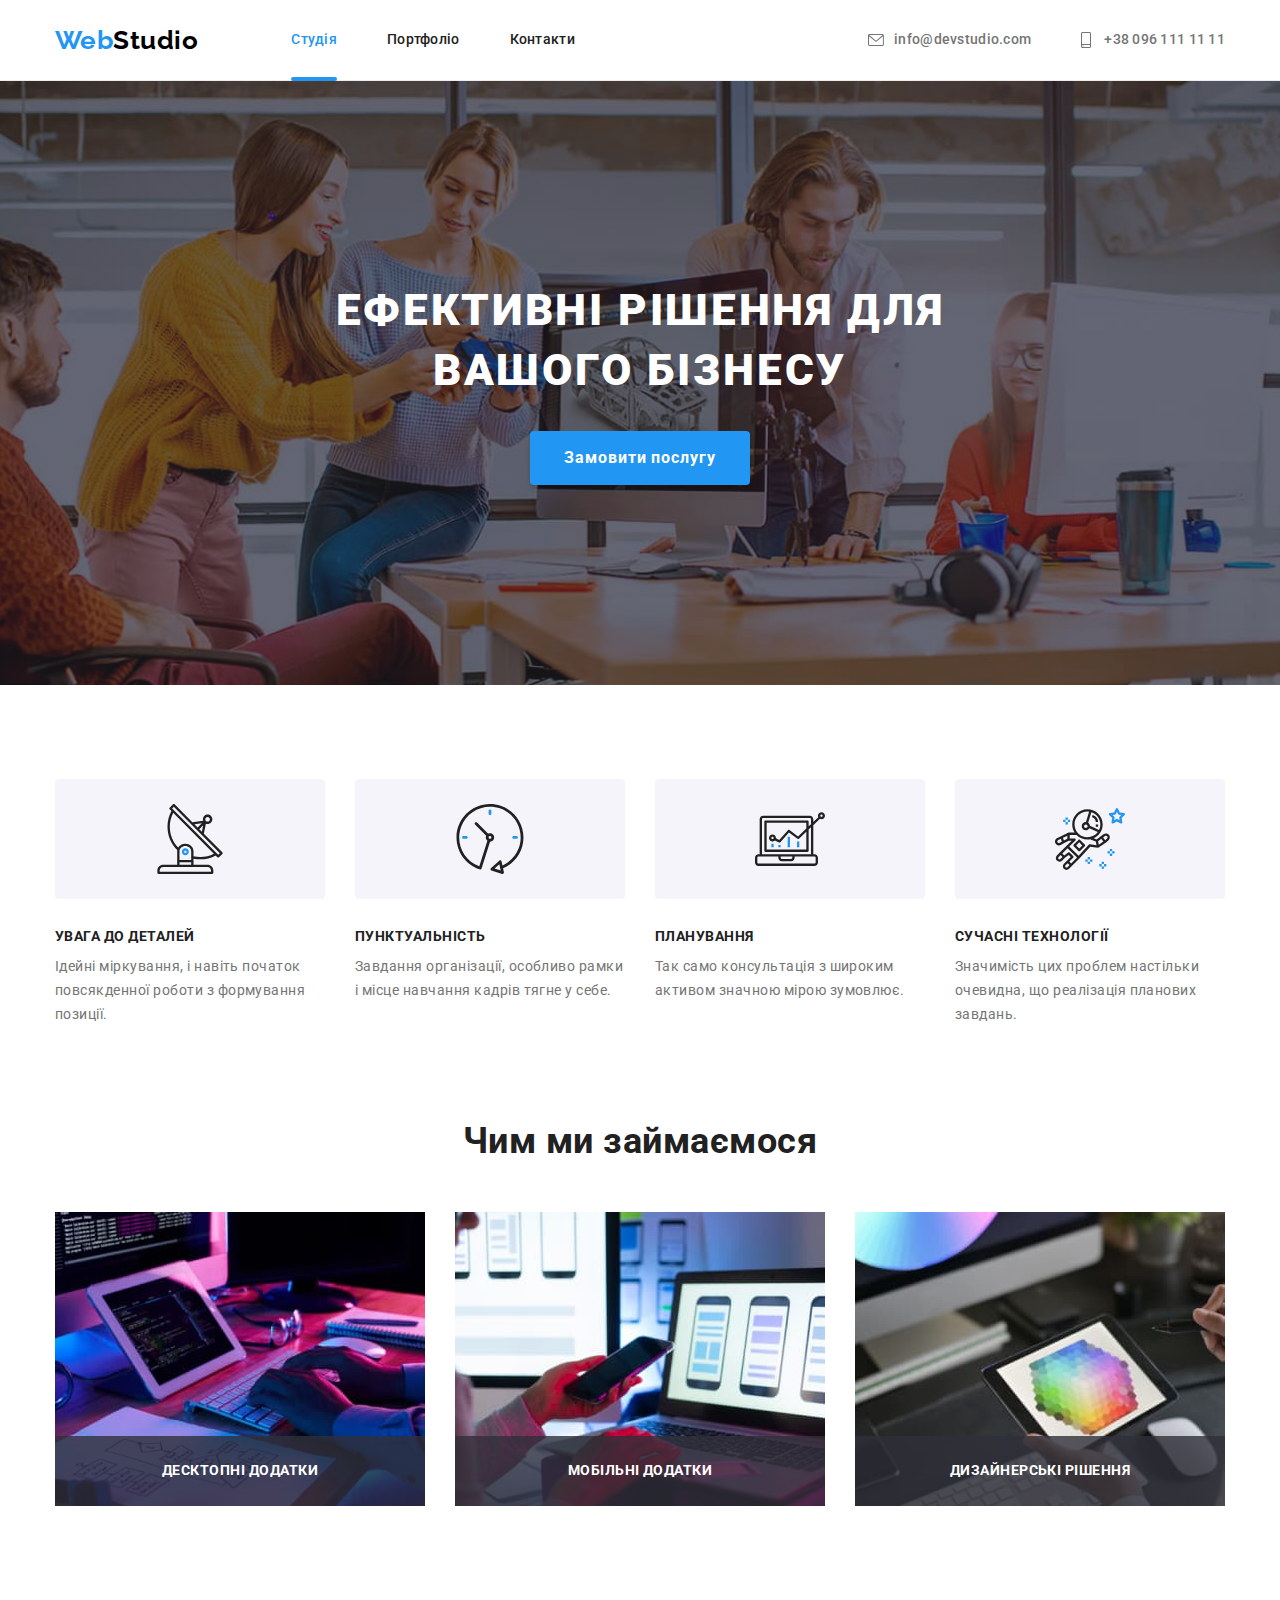
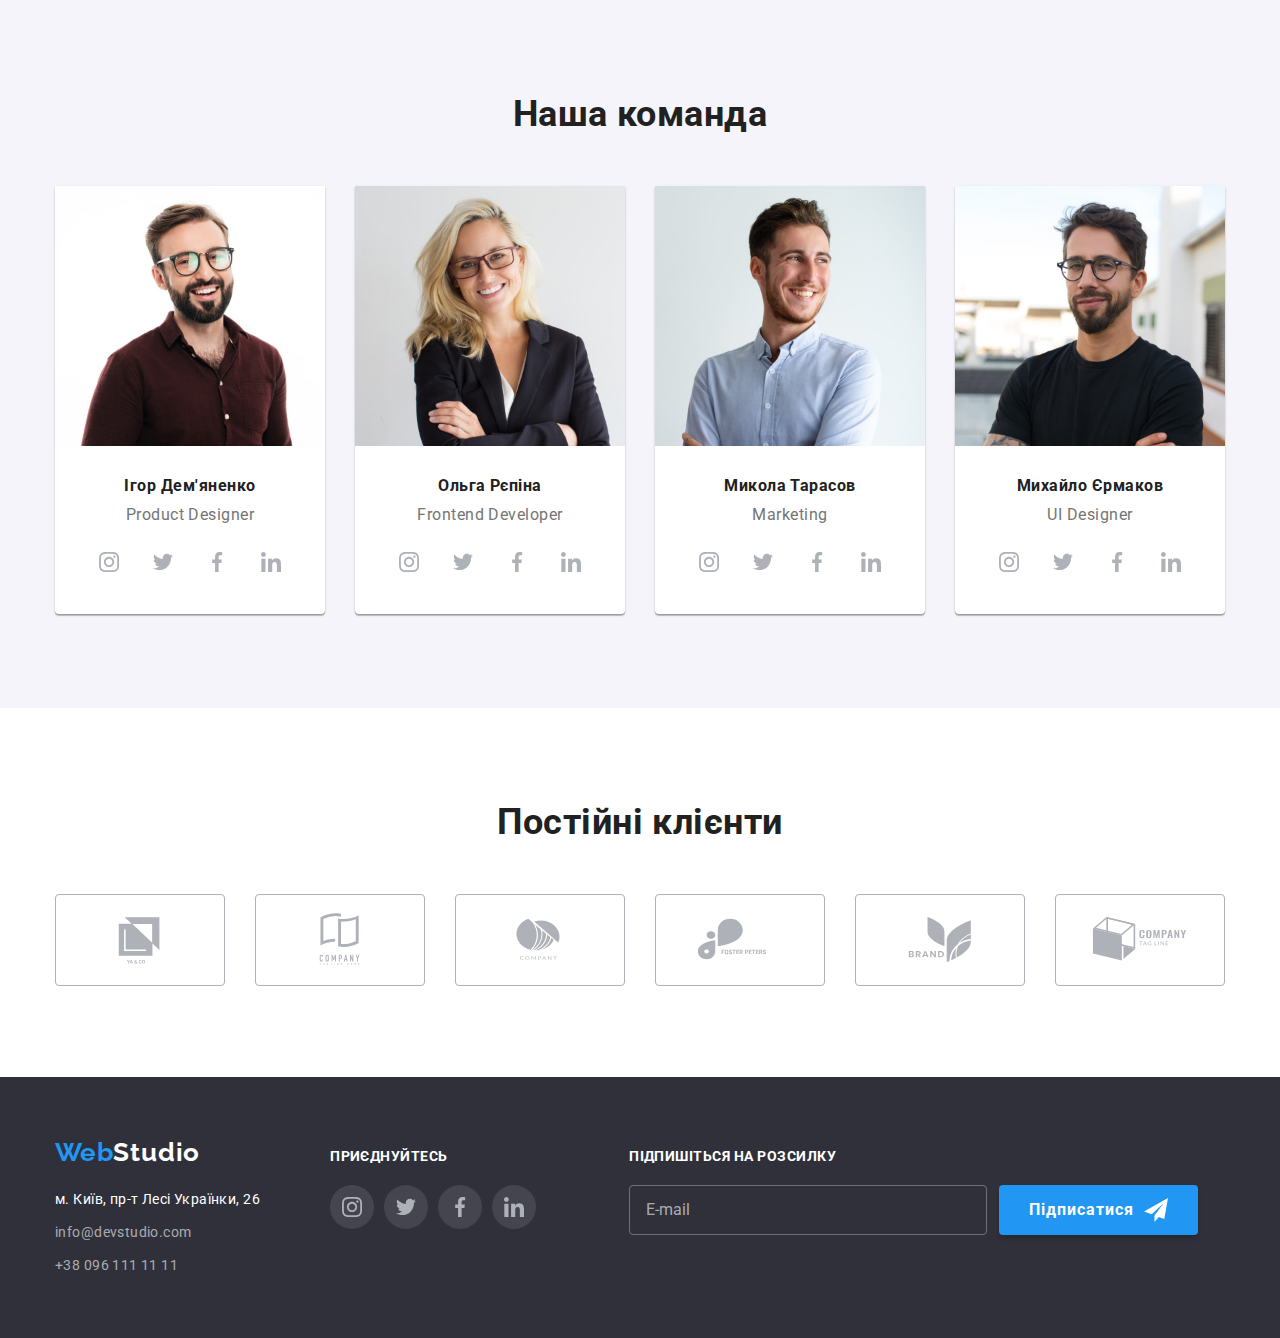
<file: index.html>
<!DOCTYPE html>
<html lang="uk">
  <head>
    <meta charset="UTF-8" />
    <meta http-equiv="X-UA-Compatible" content="IE=edge" />
    <meta name="viewport" content="width=device-width, initial-scale=1.0" />
    <title>Студія</title>

    <!--Fonts-->
    <link rel="preconnect" href="https://fonts.googleapis.com" />
    <link rel="preconnect" href="https://fonts.gstatic.com" crossorigin />
    <link
      href="https://fonts.googleapis.com/css2?family=Raleway:wght@700&family=Roboto:wght@400;500;700&display=swap"
      rel="stylesheet"
    />

    <!--Normalize-->
    <link
      rel="stylesheet"
      href="https://cdnjs.cloudflare.com/ajax/libs/modern-normalize/1.1.0/modern-normalize.min.css"
    />

    <!--Custom styles-->
    <link rel="stylesheet" href="./css/main.min.css" />
    <link rel="stylesheet" href="" />
  </head>

  <body>
    <!--Header-->
    <header class="header">
      <div class="container flex-container">
        <nav class="nav flex-cont">
          <a href="./index.html" class="primary"
            >Web<span class="logo-white">Studio</span></a
          >
          <!--Navigation-->
          <ul class="navigation">
            <li class="navigation__item">
              <a href="./index.html" class="navigation__link current">Студія</a>
            </li>
            <li class="navigation__item">
              <a href="./portfolio.html" class="navigation__link">Портфоліо</a>
            </li>
            <li class="navigation__item"><a href="#Контакти" class="navigation__link">Контакти</a></li>
          </ul>
        </nav>

        <!--Contacts-->
        <ul class="contacts">
          <li class="contacts__item">
            <a href="mailto:info@devstudio.com" class="contacts__link"
              ><svg class="icon-mail" width="16" height="12">
                <use href="./images/icons.svg#envelope"></use>
              </svg>
              info@devstudio.com</a
            >
          </li>
          <li class="contacts__item">
            <a href="tel:+380961111111" class="contacts__link">
              <svg class="icon-phone" width="10" height="16">
                <use href="./images/icons.svg#smartphone"></use>
              </svg>
              +38 096 111 11 11</a
            >
          </li>
        </ul>
      </div>
    </header>

    <main>
      <!--Hero-->
      <section class="hero">
        <div class="container">
          <h1 class="hero-title">Ефективні рішення для<br />вашого бізнесу</h1>
          <button type="button" class="button" data-modal-open>
            Замовити послугу
          </button>
          <div class="backdrop is-hidden" data-modal>
            <div class="modal">
              <p class="modal-form">Залиште свої дані, ми вам передзвонимо</p>
              <form class="form">
                <div class="form-field">
                 <label for="usermame">Ім'я</label>  
                  <div class="field-pos">           
                   <input type="text" name="usermame" id="usermame" required/>
                   <svg class="icon-modal" width="12" height="12">
                   <use href="./images/icons.svg#user"></use></svg>
                  </div>   
                </div>
                <div class="form-field">
                  <label for="user-tel">Телефон</label>
                  <div class="field-pos">
                   <input type="tel" name="tel" id="user-tel" required/>
                   <svg class="icon-modal" width="13" height="13">
                   <use href="./images/icons.svg#tel"></use></svg>
                  </div>
                </div>
                <div class="form-field">
                 <label for="user-email">Пошта</label>
                 <div class="field-pos">
                   <input type="email" name="email" id="user-email" required/>
                   <svg class="icon-modal" width="15" height="12">
                   <use href="./images/icons.svg#mail"></use></svg>
                 </div>
                </div>
                <div class="form-comment">
                 <label for="user-comment">Коментар</label>
                 <textarea name="comment" rows="5" placeholder="Введіть текст" id="user-comment"></textarea>
                </div>
                  <label class="form-check">
                    <input type="checkbox" name="terms" value="terms" />
                    <span class="check"></span>
                    Погоджуюся з розсилкою та приймаю <a href="#" target="_blank"
                      rel="noreferrer noopener">Умови договору</a>
                  </label>
                
                
                <button type="submit" class="button">Відправити</button>
              </form>
              <button class="modal-button" data-modal-close>
                <svg class="modal-icon" width="18" height="18">
                  <use href="./images/icons.svg#close-black"></use>
                </svg>
              </button>
            </div>
          </div>
        </div>
      </section>

      <!--Features-->
      <section class="section">
        <div class="container">
          <h2 class="visually-hidden">Особливості</h2>
          <ul class="features">
            <li class="features__item">
              <div class="features__icons">
                <svg class="icon-features" width="70" height="70">
                  <use href="./images/icons.svg#antenna"></use>
                </svg>
              </div>
              <h3 class="features__subtitle">УВАГА ДО ДЕТАЛЕЙ</h3>
              <p class="features__text">
                Ідейні міркування, і навіть початок повсякденної роботи з
                формування позиції.
              </p>
            </li>
            <li class="features__item">
              <div class="features__icons">
                <svg class="icon-features" width="70" height="70">
                  <use href="./images/icons.svg#clock"></use>
                </svg>
              </div>
              <h3 class="features__subtitle">ПУНКТУАЛЬНІСТЬ</h3>
              <p class="features__text">
                Завдання організації, особливо рамки і місце навчання кадрів
                тягне у себе.
              </p>
            </li>
            <li class="features__item">
              <div class="features__icons">
                <svg class="icon-features" width="70" height="70">
                  <use href="./images/icons.svg#diagram"></use>
                </svg>
              </div>
              <h3 class="features__subtitle">ПЛАНУВАННЯ</h3>
              <p class="features__text">
                Так само консультація з широким активом значною мірою зумовлює.
              </p>
            </li>
            <li class="features__item">
              <div class="features__icons">
                <svg class="icon-features" width="70" height="70">
                  <use href="./images/icons.svg#astronaut"></use>
                </svg>
              </div>
              <h3 class="features__subtitle">СУЧАСНІ ТЕХНОЛОГІЇ</h3>
              <p class="features__text">
                Значимість цих проблем настільки очевидна, що реалізація
                планових завдань.
              </p>
            </li>
          </ul>
        </div>
      </section>

      <!--Work block-->
      <section class="section-work">
        <div class="container">
          <h2 class="title">Чим ми займаємося</h2>
          <ul class="work-block">
            <li class="work-block__item">
              <div class="work-block__thumb">
                <img
                  src="./images/box-1.jpg"
                  alt="dev"
                  width="370"
                  height="294"
                />
                <div class="work-block__element">
                  <p class="subtitle">Десктопні додатки</p>
                </div>
              </div>
            </li>
            <li class="work-block__item">
              <div class="work-block__thumb">
                <img
                  src="./images/box-2.jpg"
                  alt="scc"
                  width="370"
                  height="294"
                />
                <div class="work-block__element">
                  <p class="subtitle">Мобільні додатки</p>
                </div>
              </div>
            </li>
            <li class="work-block__item">
              <div class="work-block__thumb">
                <img
                  src="./images/box-3.jpg"
                  alt="design"
                  width="370"
                  height="294"
                />
                <div class="work-block__element">
                  <p class="subtitle">Дизайнерські рішення</p>
                </div>
              </div>
            </li>
          </ul>
        </div>
      </section>

      <!--Team-->
      <section class="section-team">
        <div class="container">
          <h2 class="title">Наша команда</h2>
          <ul class="team">
            <li class="team__item">
              <img
                src="./images/Ihor-Demianenko.jpg"
                alt="Product Designer"
                width="270"
                height="260"
              />
              <div class="team__thumb">
                <h3 class="team__title">Ігор Дем'яненко</h3>
                <p class="team__text">Product Designer</p>
                <ul class="social-list">
                  <li class="social-list__item">
                    <a
                      href="#"
                      target="_blank"
                      rel="noreferrer noopener"
                      class="social-list__link"
                      ><svg class="icon-dev" width="20" height="20">
                        <use href="./images/icons.svg#instagram"></use></svg
                    ></a>
                  </li>
                  <li class="social-list__item">
                    <a
                      href="#"
                      target="_blank"
                      rel="noreferrer noopener"
                      class="social-list__link"
                      ><svg class="icon-dev" width="20" height="20">
                        <use href="./images/icons.svg#twitter"></use></svg
                    ></a>
                  </li>
                  <li class="social-list__item">
                    <a
                      href="#"
                      target="_blank"
                      rel="noreferrer noopener"
                      class="social-list__link"
                      ><svg class="icon-dev" width="20" height="20">
                        <use href="./images/icons.svg#facebook"></use></svg
                    ></a>
                  </li>
                  <li class="social-list__item">
                    <a
                      href="#"
                      target="_blank"
                      rel="noreferrer noopener"
                      class="social-list__link"
                      ><svg class="icon-dev" width="20" height="20">
                        <use href="./images/icons.svg#linkedin"></use></svg
                    ></a>
                  </li>
                </ul>
              </div>
            </li>
            <li class="team__item">
              <img
                src="./images/Olha-Repina.jpg"
                alt="Frontend Developer"
                width="270"
                height="260"
              />
              <div class="team__thumb">
                <h3 class="team__title">Ольга Рєпіна</h3>
                <p class="team__text">Frontend Developer</p>
                <ul class="social-list">
                  <li class="social-list__item">
                    <a
                      href="#"
                      target="_blank"
                      rel="noreferrer noopener"
                      class="social-list__link"
                      ><svg class="icon-dev" width="20" height="20">
                        <use href="./images/icons.svg#instagram"></use></svg
                    ></a>
                  </li>
                  <li class="social-list__item">
                    <a
                      href="#"
                      target="_blank"
                      rel="noreferrer noopener"
                      class="social-list__link"
                      ><svg class="icon-dev" width="20" height="20">
                        <use href="./images/icons.svg#twitter"></use></svg
                    ></a>
                  </li>
                  <li class="social-list__item">
                    <a
                      href="#"
                      target="_blank"
                      rel="noreferrer noopener"
                      class="social-list__link"
                      ><svg class="icon-dev" width="20" height="20">
                        <use href="./images/icons.svg#facebook"></use></svg
                    ></a>
                  </li>
                  <li class="social-list__item">
                    <a
                      href="#"
                      target="_blank"
                      rel="noreferrer noopener"
                      class="social-list__link"
                      ><svg class="icon-dev" width="20" height="20">
                        <use href="./images/icons.svg#linkedin"></use></svg
                    ></a>
                  </li>
                </ul>
              </div>
            </li>
            <li class="team__item">
              <img
                src="./images/Mykola-Tarasov.jpg"
                alt="Marketing"
                width="270"
                height="260"
              />
              <div class="team__thumb">
                <h3 class="team__title">Микола Тарасов</h3>
                <p class="team__text">Marketing</p>
                <ul class="social-list">
                  <li class="social-list__item">
                    <a
                      href="#"
                      target="_blank"
                      rel="noreferrer noopener"
                      class="social-list__link"
                      ><svg class="icon-dev" width="20" height="20">
                        <use href="./images/icons.svg#instagram"></use></svg
                    ></a>
                  </li>
                  <li class="social-list__item">
                    <a
                      href="#"
                      target="_blank"
                      rel="noreferrer noopener"
                      class="social-list__link"
                      ><svg class="icon-dev" width="20" height="20">
                        <use href="./images/icons.svg#twitter"></use></svg
                    ></a>
                  </li>
                  <li class="social-list__item">
                    <a
                      href="#"
                      target="_blank"
                      rel="noreferrer noopener"
                      class="social-list__link"
                      ><svg class="icon-dev" width="20" height="20">
                        <use href="./images/icons.svg#facebook"></use></svg
                    ></a>
                  </li>
                  <li class="social-list__item">
                    <a
                      href="#"
                      target="_blank"
                      rel="noreferrer noopener"
                      class="social-list__link"
                      ><svg class="icon-dev" width="20" height="20">
                        <use href="./images/icons.svg#linkedin"></use></svg
                    ></a>
                  </li>
                </ul>
              </div>
            </li>
            <li class="team__item">
              <img
                src="./images/Myhailo-Yermakov.jpg"
                alt="UI Designer"
                width="270"
                height="260"
              />
              <div class="team__thumb">
                <h3 class="team__title">Михайло Єрмаков</h3>
                <p class="team__text">UI Designer</p>
                <ul class="social-list">
                  <li class="social-list__item">
                    <a
                      href="#"
                      target="_blank"
                      rel="noreferrer noopener"
                      class="social-list__link"
                      ><svg class="icon-dev" width="20" height="20">
                        <use href="./images/icons.svg#instagram"></use></svg
                    ></a>
                  </li>
                  <li class="social-list__item">
                    <a
                      href="#"
                      target="_blank"
                      rel="noreferrer noopener"
                      class="social-list__link"
                      ><svg class="icon-dev" width="20" height="20">
                        <use href="./images/icons.svg#twitter"></use></svg
                    ></a>
                  </li>
                  <li class="social-list__item">
                    <a
                      href="#"
                      target="_blank"
                      rel="noreferrer noopener"
                      class="social-list__link"
                      ><svg class="icon-dev" width="20" height="20">
                        <use href="./images/icons.svg#facebook"></use></svg
                    ></a>
                  </li>
                  <li class="social-list__item">
                    <a
                      href="#"
                      target="_blank"
                      rel="noreferrer noopener"
                      class="social-list__link"
                      ><svg class="icon-dev" width="20" height="20">
                        <use href="./images/icons.svg#linkedin"></use></svg
                    ></a>
                  </li>
                </ul>
              </div>
            </li>
          </ul>
        </div>
      </section>

      <!--Clients-->
      <section class="section-clients">
        <div class="container">
          <h2 class="title">Постійні клієнти</h2>
          <ul class="clients-list">
            <li class="clients__item">
              <a href="" class="clients__link">
                <svg class="clients__logo" width="106" height="60">
                  <use href="./images/icons.svg#ya-co"></use>
                </svg>
              </a>
            </li>
            <li class="clients__item">
              <a href="" class="clients__link">
                <svg class="clients__logo" width="106" height="60">
                  <use href="./images/icons.svg#company-tag-here"></use>
                </svg>
              </a>
            </li>
            <li class="clients__item">
              <a href="" class="clients__link">
                <svg class="clients__logo" width="106" height="60">
                  <use href="./images/icons.svg#company"></use>
                </svg>
              </a>
            </li>
            <li class="clients__item">
              <a href="" class="clients__link">
                <svg class="clients__logo" width="106" height="60">
                  <use href="./images/icons.svg#foster-peters"></use>
                </svg>
              </a>
            </li>
            <li class="clients__item">
              <a href="" class="clients__link">
                <svg class="clients__logo" width="106" height="60">
                  <use href="./images/icons.svg#brand"></use>
                </svg>
              </a>
            </li>
            <li class="clients__item">
              <a href="" class="clients__link">
                <svg class="clients__logo" width="106" height="60">
                  <use href="./images/icons.svg#company-tag-line"></use>
                </svg>
              </a>
            </li>
          </ul>
        </div>
      </section>
    </main>

    <!--Footer-->
    <footer class="footer">
      <div class="container footer-contacts">

        <!--logo-->
        <div class="web-contacts">
          <a href="./index.html" class="primary"
            >Web<span class="logo-black">Studio</span></a
          >

          <!--address-->
          <address>
            <ul class="f-address">
              <li class="f-address__item">
                <a
                  href="https://goo.gl/maps/nedKhjfCdMCEQV4k6"
                  target="_blank"
                  rel="noreferrer noopener"
                  class="f-address__link"
                  >м. Київ, пр-т Лесі Українки, 26</a
                >
              </li>
              <li class="f-address__item">
                <a href="mailto:info@devstudio.com" class="f-address__contact"
                  >info@devstudio.com</a
                >
              </li>
              <li class="f-address__item">
                <a href="tel:+380961111111" class="f-address__contact"
                  >+38 096 111 11 11</a
                >
              </li>
            </ul>
          </address>
        </div>

        <!--social links-->
        <div class="social-links">
          <h3 class="subtitle social-links__subtile--white">ПРИЄДНУЙТЕСЬ</h3>
          <ul class="social-list">
            <li class="social-list__item">
              <a
                href="#"
                target="_blank"
                rel="noreferrer noopener"
                class="social-list__link"
                ><svg class="icon-dev" width="20" height="20">
                  <use href="./images/icons.svg#instagram"></use></svg
              ></a>
            </li>
            <li class="social-list__item">
              <a
                href="#"
                target="_blank"
                rel="noreferrer noopener"
                class="social-list__link"
                ><svg class="icon-dev" width="20" height="20">
                  <use href="./images/icons.svg#twitter"></use></svg
              ></a>
            </li>
            <li class="social-list__item">
              <a
                href="#"
                target="_blank"
                rel="noreferrer noopener"
                class="social-list__link"
                ><svg class="icon-dev" width="20" height="20">
                  <use href="./images/icons.svg#facebook"></use></svg
              ></a>
            </li>
            <li class="social-list__item">
              <a
                href="#"
                target="_blank"
                rel="noreferrer noopener"
                class="social-list__link"
                ><svg class="icon-dev" width="20" height="20">
                  <use href="./images/icons.svg#linkedin"></use></svg
              ></a>
            </li>
          </ul>
        </div>

        <!--sing up-->
        <div class="sing-up">
          <h3 class="subtitle sing-up__subtile--white">ПІДПИШІТЬСЯ НА РОЗСИЛКУ</h3>
          <div class="form-foot">
            <input type="email" name="email" placeholder="E-mail">
            <button type="submit" class="button">Підписатися 
              <svg class="icon-send" width="24" height="24">
                <use href="./images/icons.svg#icon-send"></use></svg></button>
          </div>
        </div>
      </div>
    </footer>

    <script src="./js/modal.js"></script>
  </body>
</html>
</file>
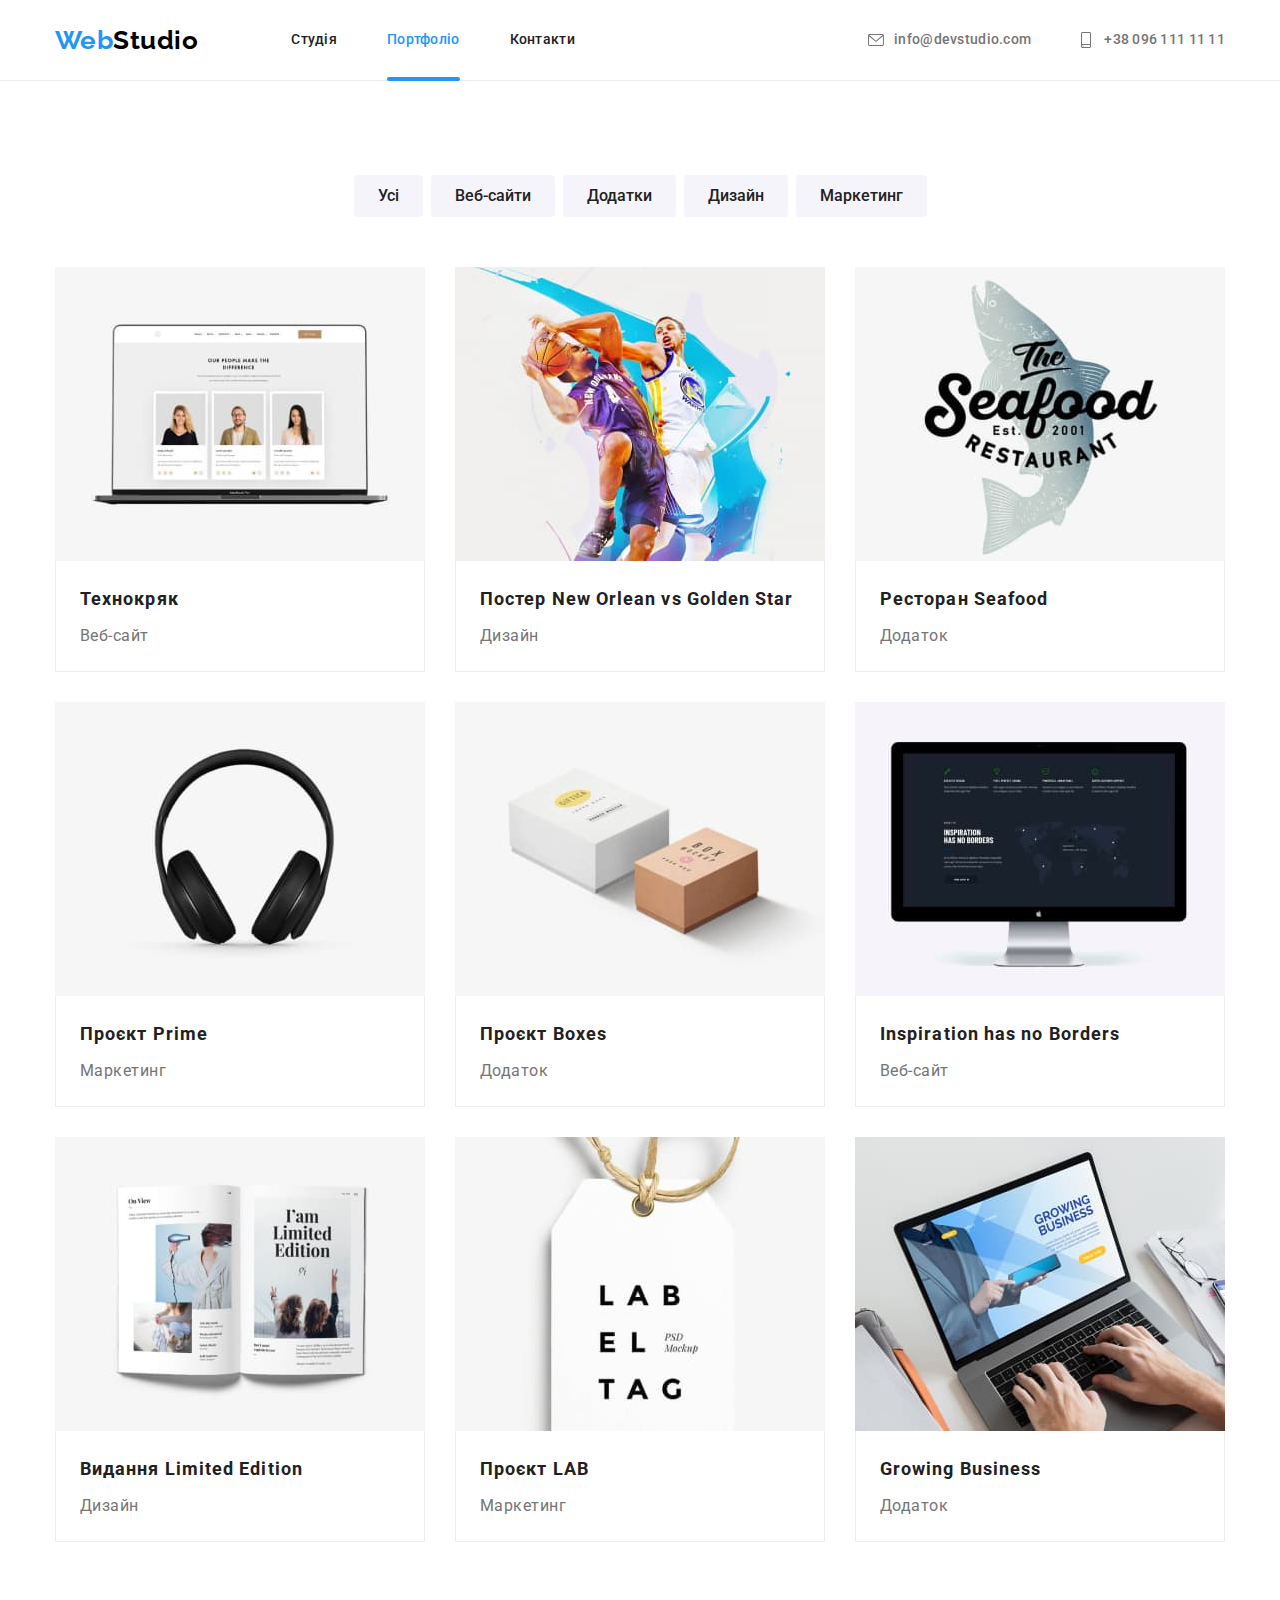
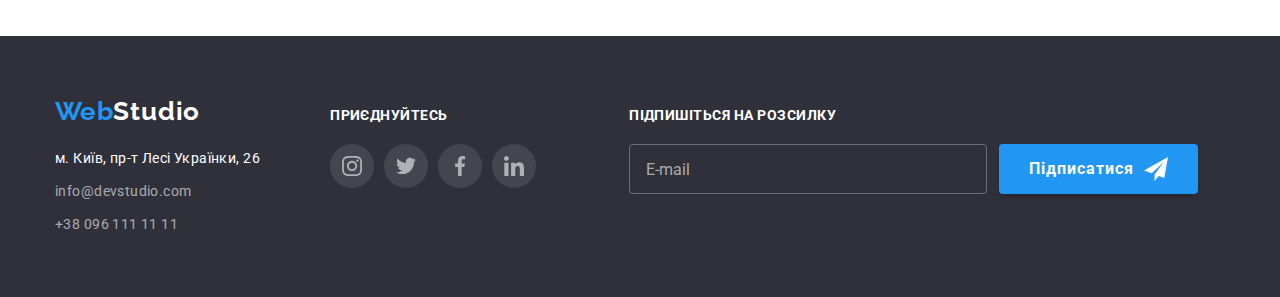
<file: portfolio.html>
<!DOCTYPE html>
<html lang="uk">
  <head>
    <meta charset="UTF-8" />
    <meta http-equiv="X-UA-Compatible" content="IE=edge" />
    <meta name="viewport" content="width=device-width, initial-scale=1.0" />
    <title>Портфоліо</title>

    <!--Fonts-->
    <link rel="preconnect" href="https://fonts.googleapis.com" />
    <link rel="preconnect" href="https://fonts.gstatic.com" crossorigin />
    <link
      href="https://fonts.googleapis.com/css2?family=Raleway:wght@700&family=Roboto:wght@400;500;700&display=swap"
      rel="stylesheet"
    />

    <!--Normalize-->
    <link
      rel="stylesheet"
      href="https://cdnjs.cloudflare.com/ajax/libs/modern-normalize/1.1.0/modern-normalize.min.css"
    />

    <!--Custom styles-->
    <link rel="stylesheet" href="./css/main.min.css" />
    <link rel="stylesheet" href="" />
  </head>

  <body>
    <!--Header-->
    <header class="header">
      <div class="container flex-container">
        <nav class="nav flex-cont">
          <a href="./index.html" class="primary"
            >Web<span class="logo-white">Studio</span></a
          >
          <!--Navigation-->
          <ul class="navigation">
            <li class="navigation__item">
              <a href="./index.html" class="navigation__link">Студія</a>
            </li>
            <li class="navigation__item">
              <a href="./portfolio.html" class="navigation__link current">Портфоліо</a>
            </li>
            <li class="navigation__item"><a href="#Контакти" class="navigation__link">Контакти</a></li>
          </ul>
        </nav>

        <!--Contacts-->
        <ul class="contacts">
          <li class="contacts__item">
            <a href="mailto:info@devstudio.com" class="contacts__link"
              ><svg class="icon-mail" width="16" height="12">
                <use href="./images/icons.svg#envelope"></use>
              </svg>
              info@devstudio.com</a
            >
          </li>
          <li class="contacts__item">
            <a href="tel:+380961111111" class="contacts__link">
              <svg class="icon-phone" width="10" height="16">
                <use href="./images/icons.svg#smartphone"></use>
              </svg>
              +38 096 111 11 11</a
            >
          </li>
        </ul>
      </div>
    </header>

    <main>
      <section class="section">
        <div class="container">
          <h1 class="visually-hidden">#Портфоліо</h1>

          <!--Buttons-->
          <ul class="button-list">
            <li class="button-list__item">
              <button type="button" class="button-list__buttons">Усі</button>
            </li>
            <li class="button-list__item">
              <button type="button" class="button-list__buttons">Веб-сайти</button>
            </li>
            <li class="button-list__item">
              <button type="button" class="button-list__buttons">Додатки</button>
            </li>
            <li class="button-list__item">
              <button type="button" class="button-list__buttons">Дизайн</button>
            </li>
            <li class="button-list__item">
              <button type="button" class="button-list__buttons">Маркетинг</button>
            </li>
          </ul>

          <!--Production-->
          <ul class="product-list">
            <li class="product-list__item">
              <a href="" class="product-list__link">
                <div class="product-thumb">
                  <img
                    src="./images/img-1.jpg"
                    alt="Команда веб розробників"
                    width="370"
                    height="294"
                  />
                  <div class="product-thumb__descript">
                    <p class="product-thumb__text">
                      Ресурс пропонує комплексні пропозиції з різним рівнем
                      функціоналу та сервісів. Все це дозволить відвідувачу
                      отримати вичерпні відомості про компанію чи приватну
                      особу.
                    </p>
                  </div>
                </div>
                <div class="product-box">
                  <h2 class="product-box__title">Технокряк</h2>
                  <p class="product-box__text">Веб-сайт</p>
                </div>
              </a>
            </li>
            <li class="product-list__item">
              <a href="" class="product-list__link">
                <div class="product-thumb">
                  <img
                    src="./images/img-2.jpg"
                    alt="Баскетболісти"
                    width="370"
                    height="294"
                  />
                  <div class="product-thumb__descript">
                    <p class="product-thumb__text">
                      Ресурс пропонує комплексні пропозиції з різним рівнем
                      функціоналу та сервісів. Все це дозволить відвідувачу
                      отримати вичерпні відомості про компанію чи приватну
                      особу.
                    </p>
                  </div>
                </div>
                <div class="product-box">
                  <h2 class="product-box__title">Постер New Orlean vs Golden Star</h2>
                  <p class="product-box__text">Дизайн</p>
                </div></a
              >
            </li>
            <li class="product-list__item">
              <a href="" class="product-list__link">
                <div class="product-thumb">
                  <img
                    src="./images/img-3.jpg"
                    alt="Рибний ресторан"
                    width="370"
                    height="294"
                  />
                  <div class="product-thumb__descript">
                    <p class="product-thumb__text">
                      Ресурс пропонує комплексні пропозиції з різним рівнем
                      функціоналу та сервісів. Все це дозволить відвідувачу
                      отримати вичерпні відомості про компанію чи приватну
                      особу.
                    </p>
                  </div>
                </div>
                <div class="product-box">
                  <h2 class="product-box__title">Ресторан Seafood</h2>
                  <p class="product-box__text">Додаток</p>
                </div>
              </a>
            </li>
            <li class="product-list__item">
              <a href="" class="product-list__link">
                <div class="product-thumb">
                  <img
                    src="./images/img-4.jpg"
                    alt="Навушники"
                    width="370"
                    height="294"
                  />
                  <div class="product-thumb__descript">
                    <p class="product-thumb__text">
                      Ресурс пропонує комплексні пропозиції з різним рівнем
                      функціоналу та сервісів. Все це дозволить відвідувачу
                      отримати вичерпні відомості про компанію чи приватну
                      особу.
                    </p>
                  </div>
                </div>
                <div class="product-box">
                  <h2 class="product-box__title">Проєкт Prime</h2>
                  <p class="product-box__text">Маркетинг</p>
                </div>
              </a>
            </li>
            <li class="product-list__item">
              <a href="" class="product-list__link">
                <div class="product-thumb">
                  <img
                    src="./images/img-5.jpg"
                    alt="Коробки"
                    width="370"
                    height="294"
                  />
                  <div class="product-thumb__descript">
                    <p class="product-thumb__text">
                      Ресурс пропонує комплексні пропозиції з різним рівнем
                      функціоналу та сервісів. Все це дозволить відвідувачу
                      отримати вичерпні відомості про компанію чи приватну
                      особу.
                    </p>
                  </div>
                </div>
                <div class="product-box">
                  <h2 class="product-box__title">Проєкт Boxes</h2>
                  <p class="product-box__text">Додаток</p>
                </div>
              </a>
            </li>
            <li class="product-list__item">
              <a href="" class="product-list__link">
                <div class="product-thumb">
                  <img
                    src="./images/img-6.jpg"
                    alt="Монітор"
                    width="370"
                    height="294"
                  />
                  <div class="product-thumb__descript">
                    <p class="product-thumb__text">
                      Ресурс пропонує комплексні пропозиції з різним рівнем
                      функціоналу та сервісів. Все це дозволить відвідувачу
                      отримати вичерпні відомості про компанію чи приватну
                      особу.
                    </p>
                  </div>
                </div>
                <div class="product-box">
                  <h2 class="product-box__title">Inspiration has no Borders</h2>
                  <p class="product-box__text">Веб-сайт</p>
                </div>
              </a>
            </li>
            <li class="product-list__item">
              <a href="" class="product-list__link">
                <div class="product-thumb">
                  <img
                    src="./images/img-7.jpg"
                    alt="Книга"
                    width="370"
                    height="294"
                  />
                  <div class="product-thumb__descript">
                    <p class="product-thumb__text">
                      Ресурс пропонує комплексні пропозиції з різним рівнем
                      функціоналу та сервісів. Все це дозволить відвідувачу
                      отримати вичерпні відомості про компанію чи приватну
                      особу.
                    </p>
                  </div>
                </div>
                <div class="product-box">
                  <h2 class="product-box__title">Видання Limited Edition</h2>
                  <p class="product-box__text">Дизайн</p>
                </div>
              </a>
            </li>
            <li class="product-list__item">
              <a href="" class="product-list__link">
                <div class="product-thumb">
                  <img
                    src="./images/img-8.jpg"
                    alt="Бірка"
                    width="370"
                    height="294"
                  />
                  <div class="product-thumb__descript">
                    <p class="product-thumb__text">
                      Ресурс пропонує комплексні пропозиції з різним рівнем
                      функціоналу та сервісів. Все це дозволить відвідувачу
                      отримати вичерпні відомості про компанію чи приватну
                      особу.
                    </p>
                  </div>
                </div>
                <div class="product-box">
                  <h2 class="product-box__title">Проєкт LAB</h2>
                  <p class="product-box__text">Маркетинг</p>
                </div>
              </a>
            </li>
            <li class="product-list__item">
              <a href="" class="product-list__link">
                <div class="product-thumb">
                  <img
                    src="./images/img-9.jpg"
                    alt="Ноутбук"
                    width="370"
                    height="294"
                  />
                  <div class="product-thumb__descript">
                    <p class="product-thumb__text">
                      Ресурс пропонує комплексні пропозиції з різним рівнем
                      функціоналу та сервісів. Все це дозволить відвідувачу
                      отримати вичерпні відомості про компанію чи приватну
                      особу.
                    </p>
                  </div>
                </div>
                <div class="product-box">
                  <h2 class="product-box__title">Growing Business</h2>
                  <p class="product-box__text">Додаток</p>
                </div>
              </a>
            </li>
          </ul>
        </div>
      </section>
    </main>

    <!--Footer-->
    <footer class="footer">
      <div class="container footer-contacts">

        <!--logo-->
        <div class="web-contacts">
          <a href="./index.html" class="primary"
            >Web<span class="logo-black">Studio</span></a
          >

          <!--address-->
          <address>
            <ul class="f-address">
              <li class="f-address__item">
                <a
                  href="https://goo.gl/maps/nedKhjfCdMCEQV4k6"
                  target="_blank"
                  rel="noreferrer noopener"
                  class="f-address__link"
                  >м. Київ, пр-т Лесі Українки, 26</a
                >
              </li>
              <li class="f-address__item">
                <a href="mailto:info@devstudio.com" class="f-address__contact"
                  >info@devstudio.com</a
                >
              </li>
              <li class="f-address__item">
                <a href="tel:+380961111111" class="f-address__contact"
                  >+38 096 111 11 11</a
                >
              </li>
            </ul>
          </address>
        </div>

        <!--social links-->
        <div class="social-links">
          <h3 class="subtitle social-links__subtile--white">ПРИЄДНУЙТЕСЬ</h3>
          <ul class="social-list">
            <li class="social-list__item">
              <a
                href="#"
                target="_blank"
                rel="noreferrer noopener"
                class="social-list__link"
                ><svg class="icon-dev" width="20" height="20">
                  <use href="./images/icons.svg#instagram"></use></svg
              ></a>
            </li>
            <li class="social-list__item">
              <a
                href="#"
                target="_blank"
                rel="noreferrer noopener"
                class="social-list__link"
                ><svg class="icon-dev" width="20" height="20">
                  <use href="./images/icons.svg#twitter"></use></svg
              ></a>
            </li>
            <li class="social-list__item">
              <a
                href="#"
                target="_blank"
                rel="noreferrer noopener"
                class="social-list__link"
                ><svg class="icon-dev" width="20" height="20">
                  <use href="./images/icons.svg#facebook"></use></svg
              ></a>
            </li>
            <li class="social-list__item">
              <a
                href="#"
                target="_blank"
                rel="noreferrer noopener"
                class="social-list__link"
                ><svg class="icon-dev" width="20" height="20">
                  <use href="./images/icons.svg#linkedin"></use></svg
              ></a>
            </li>
          </ul>
        </div>

        <!--sing up-->
        <div class="sing-up">
          <h3 class="subtitle sing-up__subtile--white">ПІДПИШІТЬСЯ НА РОЗСИЛКУ</h3>
          <div class="form-foot">
            <input type="email" name="email" placeholder="E-mail">
            <button type="submit" class="button">Підписатися 
              <svg class="icon-send" width="24" height="24">
                <use href="./images/icons.svg#icon-send"></use></svg></button>
          </div>
        </div>
      </div>
    </footer>

    <script src="./js/modal.js"></script>
  </body>
</html>
</file>
<file: css/main.min.css>
.contacts__link,.navigation__link{padding-top:32px;padding-bottom:32px;font-weight:500;font-size:14px;line-height:1.14;letter-spacing:.02em;text-decoration:none;-webkit-transition:color 250ms cubic-bezier(0.4, 0, 0.2, 1);transition:color 250ms cubic-bezier(0.4, 0, 0.2, 1)}.f-address__contact,.f-address__link{text-decoration:none;font-style:normal;font-size:14px;line-height:1.71;letter-spacing:.03em;-webkit-transition:color 250ms cubic-bezier(0.4, 0, 0.2, 1);transition:color 250ms cubic-bezier(0.4, 0, 0.2, 1)}.team__text,.team__title{font-size:16px;line-height:1.19;text-align:center}.visually-hidden{position:absolute;width:1px;height:1px;margin:-1px;border:0;padding:0;white-space:nowrap;-webkit-clip-path:inset(100%);clip-path:inset(100%);clip:rect(0 0 0 0);overflow:hidden}body{font-family:Roboto,sans-serif;letter-spacing:.03em;color:#212121;background-color:#fff}h1,h2,h3,h4,h5,h6,p,ul{list-style:none;padding:0;margin:0}img{display:block;max-width:100%}.container{margin:0 auto;width:1200px;padding-left:15px;padding-right:15px}.section{padding-top:94px;padding-bottom:94px}.header{border-bottom:1px solid #ececec}.header .flex-container{display:-webkit-box;display:-ms-flexbox;display:flex;-webkit-box-align:center;-ms-flex-align:center;align-items:center}.flex-cont{display:-webkit-box;display:-ms-flexbox;display:flex;-webkit-box-align:center;-ms-flex-align:center;align-items:center}.primary{font-family:Raleway,sans-serif;font-weight:700;font-size:26px;line-height:1.19;text-decoration:none;color:#2196f3}.logo-white{color:#000}.navigation{display:-webkit-box;display:-ms-flexbox;display:flex;margin-left:93px}.navigation__item:not(:last-child){margin-right:50px}.navigation__link{display:block;color:#212121}.navigation__link:hover,.navigation__link:focus{color:#2196f3}.navigation__link.current{position:relative;color:#2196f3}.navigation__link.current::after{content:"";display:block;position:absolute;width:100%;height:4px;bottom:-1px;border-radius:2px;background-color:#2196f3}.contacts{display:-webkit-box;display:-ms-flexbox;display:flex;margin-left:auto}.contacts__item+.contacts__item{margin-left:50px}.contacts__link{display:-webkit-box;display:-ms-flexbox;display:flex;-webkit-box-align:center;-ms-flex-align:center;align-items:center;color:#757575}.contacts__link:hover,.contacts__link:focus{color:#2196f3}.icon-mail{margin-right:10px;fill:currentColor}.icon-phone{margin-right:13px;fill:currentColor}.hero{padding-top:200px;padding-bottom:200px;background-color:#c4c4c4;text-align:center;max-width:1600px;margin-left:auto;margin-right:auto;background-image:-webkit-gradient(linear, left top, right top, from(rgba(47, 48, 58, 0.4)), to(rgba(47, 48, 58, 0.4))),url("../images/team-for-hero.jpg");background-image:linear-gradient(to right, rgba(47, 48, 58, 0.4), rgba(47, 48, 58, 0.4)),url("../images/team-for-hero.jpg");background-repeat:no-repeat;background-position:center;background-size:cover}.hero-title{margin-bottom:30px;color:#fff;font-weight:900;font-size:44px;line-height:1.36;letter-spacing:.06em;text-transform:uppercase}.button{padding:10px 32px;text-align:center;letter-spacing:.06em;font-family:inherit;font-weight:700;font-size:16px;line-height:1.88;cursor:pointer;border-color:rgba(0,0,0,0);border-radius:4px;color:#fff;background-color:#2196f3;-webkit-box-shadow:0px 4px 4px rgba(0,0,0,.15);box-shadow:0px 4px 4px rgba(0,0,0,.15);-webkit-transition:background-color 250ms cubic-bezier(0.4, 0, 0.2, 1);transition:background-color 250ms cubic-bezier(0.4, 0, 0.2, 1)}.button:hover,.button:focus{background-color:#188ce8;-webkit-box-shadow:0px 4px 4px rgba(0,0,0,.15);box-shadow:0px 4px 4px rgba(0,0,0,.15)}.backdrop{position:fixed;top:0;left:0;z-index:1;width:100%;height:100%;background-color:rgba(0,0,0,.2);-webkit-transition:opacity 250ms cubic-bezier(0.4, 0, 0.2, 1),visibility 250ms cubic-bezier(0.4, 0, 0.2, 1),-webkit-transform 250ms cubic-bezier(0.4, 0, 0.2, 1);transition:opacity 250ms cubic-bezier(0.4, 0, 0.2, 1),visibility 250ms cubic-bezier(0.4, 0, 0.2, 1),-webkit-transform 250ms cubic-bezier(0.4, 0, 0.2, 1);transition:opacity 250ms cubic-bezier(0.4, 0, 0.2, 1),visibility 250ms cubic-bezier(0.4, 0, 0.2, 1),transform 250ms cubic-bezier(0.4, 0, 0.2, 1);transition:opacity 250ms cubic-bezier(0.4, 0, 0.2, 1),visibility 250ms cubic-bezier(0.4, 0, 0.2, 1),transform 250ms cubic-bezier(0.4, 0, 0.2, 1),-webkit-transform 250ms cubic-bezier(0.4, 0, 0.2, 1)}.backdrop.is-hidden{opacity:0;pointer-events:none;visibility:hidden}.backdrop.is-hidden .modal{-webkit-transform:translate(-50%, -50%) scale(0);transform:translate(-50%, -50%) scale(0)}.modal{position:absolute;top:50%;left:50%;-webkit-transform:translate(-50%, -50%) scale(1);transform:translate(-50%, -50%) scale(1);width:528px;padding:40px 39px 40px 41px;background-color:#fff;-webkit-box-shadow:0px 1px 3px rgba(0,0,0,.12),0px 1px 1px rgba(0,0,0,.14),0px 2px 1px rgba(0,0,0,.2);box-shadow:0px 1px 3px rgba(0,0,0,.12),0px 1px 1px rgba(0,0,0,.14),0px 2px 1px rgba(0,0,0,.2);border-radius:4px;-webkit-transition:-webkit-transform 250ms cubic-bezier(0.4, 0, 0.2, 1);transition:-webkit-transform 250ms cubic-bezier(0.4, 0, 0.2, 1);transition:transform 250ms cubic-bezier(0.4, 0, 0.2, 1);transition:transform 250ms cubic-bezier(0.4, 0, 0.2, 1), -webkit-transform 250ms cubic-bezier(0.4, 0, 0.2, 1)}.modal-button{position:absolute;top:0;right:0;display:-webkit-box;display:-ms-flexbox;display:flex;-webkit-box-align:center;-ms-flex-align:center;align-items:center;-webkit-box-pack:center;-ms-flex-pack:center;justify-content:center;width:30px;height:30px;margin-top:8px;margin-right:8px;cursor:pointer;border:1px solid rgba(0,0,0,.1019607843);border-radius:50%;background-color:#fff;-webkit-transition:fill 250ms cubic-bezier(0.4, 0, 0.2, 1),border 250ms cubic-bezier(0.4, 0, 0.2, 1);transition:fill 250ms cubic-bezier(0.4, 0, 0.2, 1),border 250ms cubic-bezier(0.4, 0, 0.2, 1)}.modal-button:hover,.modal-button:focus{fill:#2196f3;border-color:#2196f3}.modal-form{margin-bottom:12px;font-weight:700;font-size:20px;line-height:1.2;color:#212121}.form-field,.form-comment{display:-webkit-box;display:-ms-flexbox;display:flex;-webkit-box-orient:vertical;-webkit-box-direction:normal;-ms-flex-direction:column;flex-direction:column;text-align:left}.form-field:not(:last-child){margin-bottom:10px}.form-comment{margin-bottom:20px}.form-field label,.form-comment label{margin-bottom:4px;font-size:12px;line-height:1.2;color:#757575}.form-field input{padding-left:42px;width:100%;height:40px;cursor:pointer;outline:none;border:1px solid rgba(33,33,33,.2);border-radius:4px;-webkit-transition:250ms cubic-bezier(0.4, 0, 0.2, 1);transition:250ms cubic-bezier(0.4, 0, 0.2, 1)}.form-field input:hover,.form-field input:focus{border:1px solid #2196f3}.field-pos{position:relative}.field-pos svg{position:absolute;top:50%;left:12px;-webkit-transform:translateY(-50%);transform:translateY(-50%);-webkit-transition:250ms cubic-bezier(0.4, 0, 0.2, 1);transition:250ms cubic-bezier(0.4, 0, 0.2, 1)}.field-pos input:focus+.icon-modal{fill:#2196f3}.form-comment textarea{padding:12px 16px;cursor:pointer;outline:none;resize:none;border:1px solid rgba(33,33,33,.2);border-radius:4px;-webkit-transition:250ms cubic-bezier(0.4, 0, 0.2, 1);transition:250ms cubic-bezier(0.4, 0, 0.2, 1)}.form-comment textarea::-webkit-input-placeholder{font-size:12px;line-height:1.17;letter-spacing:.01em;color:rgba(117,117,117,.5)}.form-comment textarea::-moz-placeholder{font-size:12px;line-height:1.17;letter-spacing:.01em;color:rgba(117,117,117,.5)}.form-comment textarea:-ms-input-placeholder{font-size:12px;line-height:1.17;letter-spacing:.01em;color:rgba(117,117,117,.5)}.form-comment textarea::-ms-input-placeholder{font-size:12px;line-height:1.17;letter-spacing:.01em;color:rgba(117,117,117,.5)}.form-comment textarea::placeholder{font-size:12px;line-height:1.17;letter-spacing:.01em;color:rgba(117,117,117,.5)}.form-comment textarea:hover,.form-comment textarea:focus{border:1px solid #2196f3}.form-check{display:-webkit-box;display:-ms-flexbox;display:flex;-webkit-box-align:center;-ms-flex-align:center;align-items:center;-webkit-box-pack:center;-ms-flex-pack:center;justify-content:center;margin-bottom:30px;cursor:pointer;font-size:14px;line-height:1.71;letter-spacing:.01em;color:#757575}.form-check input{position:absolute;width:1px;height:1px;margin:-1px;border:0;padding:0;clip:rect(0 0 0 0);overflow:hidden}.form-check a{margin-left:3px;color:#2196f3}.check{width:16px;height:15px;margin-right:8px;border-radius:2px;border:2px solid #000}.form-check input:checked+.check{background-color:#2196f3;border-color:#2196f3;border-radius:2px;background-image:url(../images/icon-check.svg);background-size:contain;background-position:center;background-repeat:no-repeat;-webkit-transition:250ms cubic-bezier(0.4, 0, 0.2, 1);transition:250ms cubic-bezier(0.4, 0, 0.2, 1)}form .button{padding:10px 52px}form .button:hover,form .button:focus{background-color:#188ce8;-webkit-filter:drop-shadow(0px 4px 4px rgba(0, 0, 0, 0.25));filter:drop-shadow(0px 4px 4px rgba(0, 0, 0, 0.25))}.features{display:-webkit-box;display:-ms-flexbox;display:flex}.features__item:not(:last-child){margin-right:30px}.features__icons{display:-webkit-box;display:-ms-flexbox;display:flex;-webkit-box-align:center;-ms-flex-align:center;align-items:center;-webkit-box-pack:center;-ms-flex-pack:center;justify-content:center;width:270px;height:120px;margin-bottom:30px;border-radius:4px;background-color:#f5f4fa}.features__subtitle{margin-bottom:10px;font-weight:700;font-size:14px;line-height:1.14;text-transform:uppercase}.features__text{color:#757575;font-size:14px;line-height:1.71}.section-work{padding-bottom:94px;z-index:-1}.title{margin-bottom:50px;font-weight:700;font-size:36px;line-height:1.16;text-align:center}.work-block{display:-webkit-box;display:-ms-flexbox;display:flex;gap:30px}.work-block__thumb{position:relative}.work-block__element{position:absolute;bottom:0px;display:-webkit-box;display:-ms-flexbox;display:flex;-webkit-box-pack:center;-ms-flex-pack:center;justify-content:center;-webkit-box-align:center;-ms-flex-align:center;align-items:center;width:370px;height:70px;background-color:rgba(47,48,58,.8)}.subtitle{margin:0;font-weight:700;font-size:14px;line-height:1.14;text-transform:uppercase;color:#fff}.section-team{padding-top:94px;padding-bottom:94px;background-color:#f5f4fa}.team{display:-webkit-box;display:-ms-flexbox;display:flex;gap:30px}.team__item{background-color:#fff;-webkit-box-shadow:0px 1px 3px rgba(0,0,0,.12),0px 1px 1px rgba(0,0,0,.14),0px 2px 1px rgba(0,0,0,.2);box-shadow:0px 1px 3px rgba(0,0,0,.12),0px 1px 1px rgba(0,0,0,.14),0px 2px 1px rgba(0,0,0,.2);border-radius:0px 0px 4px 4px}.team__thumb{padding-top:30px;padding-bottom:30px}.team__title{margin-bottom:10px}.team__text{margin-bottom:16px;color:#757575}.social-list{display:-webkit-box;display:-ms-flexbox;display:flex;-webkit-box-pack:center;-ms-flex-pack:center;justify-content:center;gap:10px}.social-list__link{display:-webkit-box;display:-ms-flexbox;display:flex;-webkit-box-align:center;-ms-flex-align:center;align-items:center;-webkit-box-pack:center;-ms-flex-pack:center;justify-content:center;width:44px;height:44px;fill:#afb1b8;background-color:rgba(255,255,255,.1);border-radius:50%;-webkit-transition:background-color 250ms cubic-bezier(0.4, 0, 0.2, 1),fill 250ms cubic-bezier(0.4, 0, 0.2, 1);transition:background-color 250ms cubic-bezier(0.4, 0, 0.2, 1),fill 250ms cubic-bezier(0.4, 0, 0.2, 1)}.social-list__link:hover,.social-list__link:focus{fill:#fff;background-color:#2196f3}.section-clients{padding-top:94px;padding-bottom:91px}.clients-list{display:-webkit-box;display:-ms-flexbox;display:flex;-webkit-box-pack:center;-ms-flex-pack:center;justify-content:center;gap:30px}.clients__link{display:-webkit-box;display:-ms-flexbox;display:flex;-webkit-box-align:center;-ms-flex-align:center;align-items:center;-webkit-box-pack:center;-ms-flex-pack:center;justify-content:center;width:170px;height:92px;border:1px solid #afb1b8;border-radius:4px;-webkit-transition:fill 250ms cubic-bezier(0.4, 0, 0.2, 1),border 250ms cubic-bezier(0.4, 0, 0.2, 1);transition:fill 250ms cubic-bezier(0.4, 0, 0.2, 1),border 250ms cubic-bezier(0.4, 0, 0.2, 1)}.clients__link:hover,.clients__link:focus{fill:#2196f3;border-color:#2196f3}.clients__logo{fill:#afb1b8;-webkit-transition:fill 250ms cubic-bezier(0.4, 0, 0.2, 1);transition:fill 250ms cubic-bezier(0.4, 0, 0.2, 1)}.clients__link:hover .clients__logo,.clients__link:focus .clients__logo{fill:#2196f3}.button-list{display:-webkit-box;display:-ms-flexbox;display:flex;-webkit-box-pack:center;-ms-flex-pack:center;justify-content:center;margin-bottom:50px}.button-list__item+.button-list__item{margin-left:8px}.button-list__buttons{padding:6px 22px;text-align:center;font-family:inherit;font-weight:500;font-size:16px;line-height:1.63;cursor:pointer;border-color:rgba(0,0,0,0);border-radius:4px;color:#212121;background-color:#f5f4fa;-webkit-transition:background-color 250ms cubic-bezier(0.4, 0, 0.2, 1),color 250ms cubic-bezier(0.4, 0, 0.2, 1),-webkit-box-shadow 250ms cubic-bezier(0.4, 0, 0.2, 1);transition:background-color 250ms cubic-bezier(0.4, 0, 0.2, 1),color 250ms cubic-bezier(0.4, 0, 0.2, 1),-webkit-box-shadow 250ms cubic-bezier(0.4, 0, 0.2, 1);transition:background-color 250ms cubic-bezier(0.4, 0, 0.2, 1),color 250ms cubic-bezier(0.4, 0, 0.2, 1),box-shadow 250ms cubic-bezier(0.4, 0, 0.2, 1);transition:background-color 250ms cubic-bezier(0.4, 0, 0.2, 1),color 250ms cubic-bezier(0.4, 0, 0.2, 1),box-shadow 250ms cubic-bezier(0.4, 0, 0.2, 1),-webkit-box-shadow 250ms cubic-bezier(0.4, 0, 0.2, 1)}.button-list__buttons:hover,.button-list__buttons:focus{color:#fff;background-color:#2196f3;-webkit-box-shadow:0px 3px 1px rgba(0,0,0,.1),0px 1px 2px rgba(0,0,0,.08),0px 2px 2px rgba(0,0,0,.12);box-shadow:0px 3px 1px rgba(0,0,0,.1),0px 1px 2px rgba(0,0,0,.08),0px 2px 2px rgba(0,0,0,.12)}.product-list{display:-webkit-box;display:-ms-flexbox;display:flex;-ms-flex-wrap:wrap;flex-wrap:wrap;gap:30px}.product-list__link{display:block;color:inherit;text-decoration:none;-webkit-transition:-webkit-box-shadow 250ms cubic-bezier(0.4, 0, 0.2, 1);transition:-webkit-box-shadow 250ms cubic-bezier(0.4, 0, 0.2, 1);transition:box-shadow 250ms cubic-bezier(0.4, 0, 0.2, 1);transition:box-shadow 250ms cubic-bezier(0.4, 0, 0.2, 1), -webkit-box-shadow 250ms cubic-bezier(0.4, 0, 0.2, 1)}.product-list__link:hover,.product-list__link:focus{-webkit-box-shadow:0px 1px 1px rgba(0,0,0,.12),0px 4px 4px rgba(0,0,0,.06),1px 4px 6px rgba(0,0,0,.16);box-shadow:0px 1px 1px rgba(0,0,0,.12),0px 4px 4px rgba(0,0,0,.06),1px 4px 6px rgba(0,0,0,.16)}.product-list__link:hover .product-thumb__descript,.product-list__link:focus .product-thumb__descript{opacity:1;-webkit-transform:translateY(-100%);transform:translateY(-100%)}.product-thumb{position:relative;overflow:hidden}.product-thumb__descript{position:absolute;display:-webkit-box;display:-ms-flexbox;display:flex;-webkit-box-align:center;-ms-flex-align:center;align-items:center;padding-left:24px;padding-right:24px;height:100%;-webkit-transform:translateY(0);transform:translateY(0);opacity:0;-webkit-transition:opacity 250ms cubic-bezier(0.4, 0, 0.2, 1),-webkit-transform 250ms cubic-bezier(0.4, 0, 0.2, 1);transition:opacity 250ms cubic-bezier(0.4, 0, 0.2, 1),-webkit-transform 250ms cubic-bezier(0.4, 0, 0.2, 1);transition:opacity 250ms cubic-bezier(0.4, 0, 0.2, 1),transform 250ms cubic-bezier(0.4, 0, 0.2, 1);transition:opacity 250ms cubic-bezier(0.4, 0, 0.2, 1),transform 250ms cubic-bezier(0.4, 0, 0.2, 1),-webkit-transform 250ms cubic-bezier(0.4, 0, 0.2, 1);background-color:rgba(33,150,243,.9)}.product-thumb__text{text-align:left;font-size:18px;line-height:1.6;color:#fff}.product-box{padding:20px 24px;border-bottom:1px solid #eee;border-right:1px solid #eee;border-left:1px solid #eee}.product-box__title{margin-bottom:4px;font-weight:700;font-size:18px;line-height:2;letter-spacing:.06em}.product-box__text{color:#757575;font-size:16px;line-height:1.88}.footer{padding-top:60px;padding-bottom:60px;background-color:#2f303a}.footer-contacts{display:-webkit-box;display:-ms-flexbox;display:flex;-webkit-box-align:baseline;-ms-flex-align:baseline;align-items:baseline}.web-contacts{margin-right:70px}.logo-black{color:#fff;font-family:Raleway,sans-serif;font-weight:700;font-size:26px;line-height:1.19;letter-spacing:.03em}address{margin-top:20px}.f-address{margin-right:auto}.f-address__item:not(:last-child){margin-bottom:9px}.f-address__link{color:#fff}.f-address__link:hover,.f-address__link:focus{color:#2196f3}.f-address__contact{color:rgba(255,255,255,.6)}.f-address__contact:hover,.f-address__contact:focus{color:#2196f3}.social-links{margin-right:93px}.social-links__subtile--white{margin-bottom:20px;color:#fff}.sing-up__subtile--white{margin-bottom:20px;color:#fff}.form-foot{display:-webkit-box;display:-ms-flexbox;display:flex;-webkit-box-pack:start;-ms-flex-pack:start;justify-content:start}.form-foot input{margin-right:12px;padding-left:16px;width:358px;height:50px;color:#fff;border:1px solid rgba(255,255,255,.3);border-radius:4px;background-color:rgba(0,0,0,0);-webkit-transition:250ms cubic-bezier(0.4, 0, 0.2, 1);transition:250ms cubic-bezier(0.4, 0, 0.2, 1)}.form-foot input input:hover,.form-foot input input:focus{-webkit-filter:drop-shadow(0px 4px 4px rgba(0, 0, 0, 0.15));filter:drop-shadow(0px 4px 4px rgba(0, 0, 0, 0.15));border:1px solid #2196f3}.form-foot input::-webkit-input-placeholder{font-size:16px;line-height:1.25;color:rgba(255,255,255,.6)}.form-foot input::-moz-placeholder{font-size:16px;line-height:1.25;color:rgba(255,255,255,.6)}.form-foot input:-ms-input-placeholder{font-size:16px;line-height:1.25;color:rgba(255,255,255,.6)}.form-foot input::-ms-input-placeholder{font-size:16px;line-height:1.25;color:rgba(255,255,255,.6)}.form-foot input::placeholder{font-size:16px;line-height:1.25;color:rgba(255,255,255,.6)}.form-foot .button{display:-webkit-box;display:-ms-flexbox;display:flex;-webkit-box-align:center;-ms-flex-align:center;align-items:center;height:50px;padding:10px 28px}.form-foot .button:hover,.form-foot .button:focus{-webkit-filter:drop-shadow(0px 4px 4px rgba(0, 0, 0, 0.25));filter:drop-shadow(0px 4px 4px rgba(0, 0, 0, 0.25))}.icon-send{margin-left:10px}/*# sourceMappingURL=main.min.css.map */
</file>
